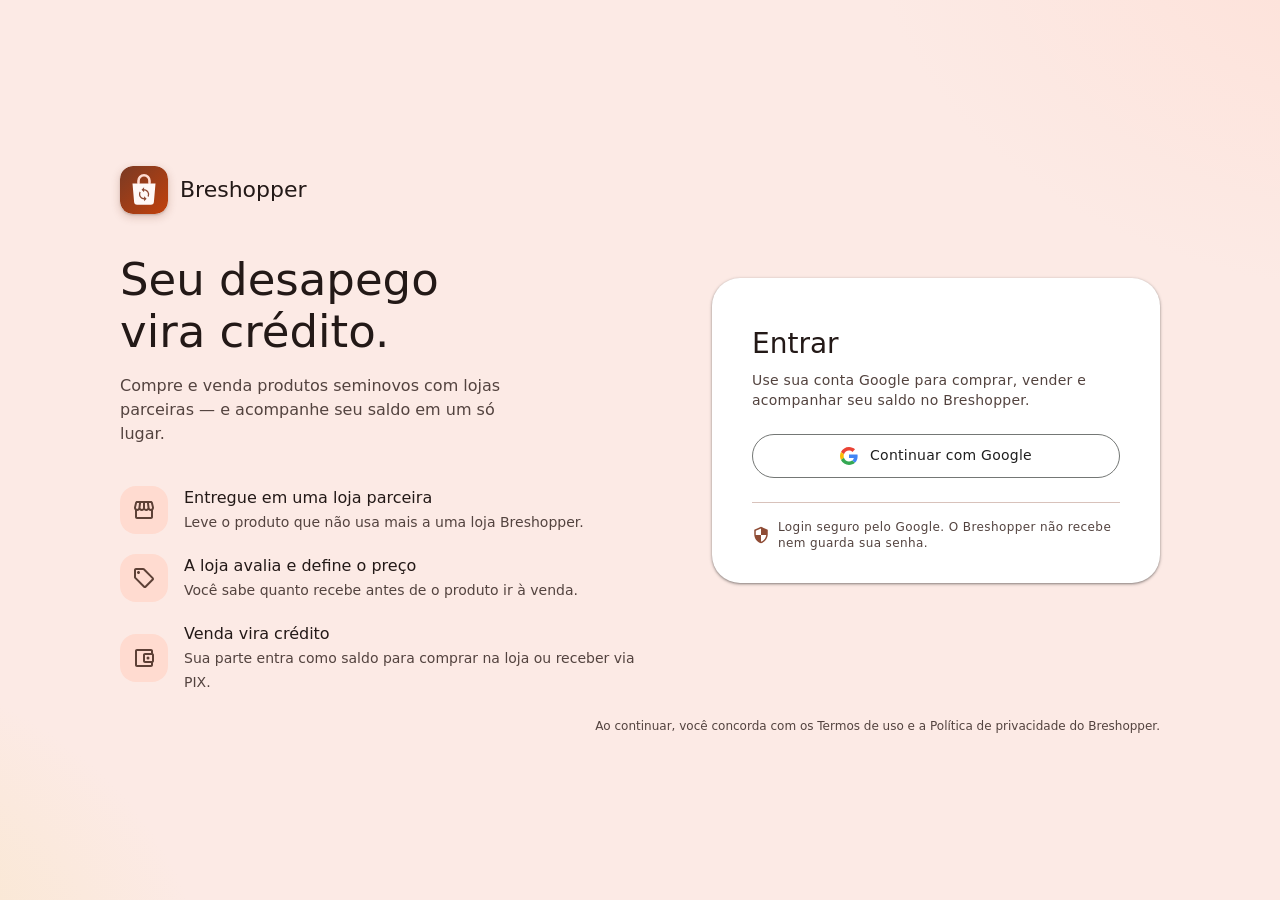
<file: frontend/index.html>
<!doctype html>
<html lang="pt-BR">
<head>
  <meta charset="UTF-8">
  <meta name="viewport" content="width=device-width, initial-scale=1.0, viewport-fit=cover">
  <meta name="theme-color" content="#fceae5" media="(prefers-color-scheme: light)">
  <meta name="theme-color" content="#1a110f" media="(prefers-color-scheme: dark)">
  <meta name="description" content="Breshopper — compre e venda produtos seminovos com lojas parceiras e transforme sua venda em crédito.">
  <meta name="application-name" content="Breshopper">
  <meta name="apple-mobile-web-app-title" content="Breshopper">
  <meta name="mobile-web-app-capable" content="yes">
  <link rel="manifest" href="./manifest.json">
  <link rel="icon" href="./icons/logo.svg" type="image/svg+xml">
  <link rel="icon" href="./icons/favicon-32.png" sizes="32x32" type="image/png">
  <link rel="apple-touch-icon" href="./icons/apple-touch-icon.png">
  <link rel="stylesheet" href="./css/global.css?v=15">
  <title>Breshopper</title>
</head>
<body>
  <div id="app"></div>
  <noscript>O Breshopper precisa de JavaScript habilitado para funcionar.</noscript>
  <script type="module" src="./js/main.js?v=15"></script>
</body>
</html>
</file>
<file: frontend/css/global.css>
/* Breshopper — Material Design 3
   Cores geradas com @material/material-color-utilities (SchemeTonalSpot) a partir da cor-semente #c2410c (terracota).
   Use sempre os tokens --md-sys-*; não adicione cores literais nos componentes. */
:root {
  --md-sys-color-primary: #8f4c35;
  --md-sys-color-on-primary: #ffffff;
  --md-sys-color-primary-container: #ffdbd0;
  --md-sys-color-on-primary-container: #723520;
  --md-sys-color-secondary: #77574d;
  --md-sys-color-on-secondary: #ffffff;
  --md-sys-color-secondary-container: #ffdbd0;
  --md-sys-color-on-secondary-container: #5d4036;
  --md-sys-color-tertiary: #6a5e2f;
  --md-sys-color-on-tertiary: #ffffff;
  --md-sys-color-tertiary-container: #f4e2a7;
  --md-sys-color-on-tertiary-container: #51461a;
  --md-sys-color-error: #ba1a1a;
  --md-sys-color-on-error: #ffffff;
  --md-sys-color-error-container: #ffdad6;
  --md-sys-color-on-error-container: #93000a;
  --md-sys-color-surface: #fff8f6;
  --md-sys-color-on-surface: #231917;
  --md-sys-color-on-surface-variant: #53433f;
  --md-sys-color-surface-container-lowest: #ffffff;
  --md-sys-color-surface-container-low: #fff1ed;
  --md-sys-color-surface-container: #fceae5;
  --md-sys-color-surface-container-high: #f7e4df;
  --md-sys-color-surface-container-highest: #f1dfda;
  --md-sys-color-surface-dim: #e8d6d1;
  --md-sys-color-surface-bright: #fff8f6;
  --md-sys-color-outline: #85736e;
  --md-sys-color-outline-variant: #d8c2bb;
  --md-sys-color-inverse-surface: #392e2b;
  --md-sys-color-inverse-on-surface: #ffede8;
  --md-sys-color-inverse-primary: #ffb59d;
  --md-sys-color-scrim: #000000;
  --md-sys-color-shadow: #000000;
}

@media (prefers-color-scheme: dark) {
  :root {
    --md-sys-color-primary: #ffb59d;
    --md-sys-color-on-primary: #55200c;
    --md-sys-color-primary-container: #723520;
    --md-sys-color-on-primary-container: #ffdbd0;
    --md-sys-color-secondary: #e7bdb1;
    --md-sys-color-on-secondary: #442a21;
    --md-sys-color-secondary-container: #5d4036;
    --md-sys-color-on-secondary-container: #ffdbd0;
    --md-sys-color-tertiary: #d7c68d;
    --md-sys-color-on-tertiary: #3a3005;
    --md-sys-color-tertiary-container: #51461a;
    --md-sys-color-on-tertiary-container: #f4e2a7;
    --md-sys-color-error: #ffb4ab;
    --md-sys-color-on-error: #690005;
    --md-sys-color-error-container: #93000a;
    --md-sys-color-on-error-container: #ffdad6;
    --md-sys-color-surface: #1a110f;
    --md-sys-color-on-surface: #f1dfda;
    --md-sys-color-on-surface-variant: #d8c2bb;
    --md-sys-color-surface-container-lowest: #140c0a;
    --md-sys-color-surface-container-low: #231917;
    --md-sys-color-surface-container: #271d1b;
    --md-sys-color-surface-container-high: #322825;
    --md-sys-color-surface-container-highest: #3d322f;
    --md-sys-color-surface-dim: #1a110f;
    --md-sys-color-surface-bright: #423733;
    --md-sys-color-outline: #a08d87;
    --md-sys-color-outline-variant: #53433f;
    --md-sys-color-inverse-surface: #f1dfda;
    --md-sys-color-inverse-on-surface: #392e2b;
    --md-sys-color-inverse-primary: #8f4c35;
    --md-sys-color-scrim: #000000;
    --md-sys-color-shadow: #000000;
  }
}

:root {
  --font: Roboto, system-ui, -apple-system, BlinkMacSystemFont, "Segoe UI", sans-serif;
  --shape-xs: 4px;
  --shape-sm: 8px;
  --shape-md: 12px;
  --shape-lg: 16px;
  --shape-xl: 28px;
  --shape-full: 9999px;
  --elevation-1: 0 1px 2px rgba(0, 0, 0, .3), 0 1px 3px 1px rgba(0, 0, 0, .15);
  --elevation-2: 0 1px 2px rgba(0, 0, 0, .3), 0 2px 6px 2px rgba(0, 0, 0, .15);
  --state-hover: .08;
  --state-focus: .10;
  --state-pressed: .10;
  --ease-emphasized: cubic-bezier(.2, 0, 0, 1);
  --ease-decelerate: cubic-bezier(.05, .7, .1, 1);
  --duration-short: 150ms;
  --duration-medium: 300ms;
  --duration-long: 500ms;
  /* Botão do Google: cores das diretrizes de marca do Google */
  --gsi-surface: #ffffff;
  --gsi-outline: #747775;
  --gsi-on-surface: #1f1f1f;
  color-scheme: light;
}

@media (prefers-color-scheme: dark) {
  :root {
    --gsi-surface: #131314;
    --gsi-outline: #8e918f;
    --gsi-on-surface: #e3e3e3;
    color-scheme: dark;
  }
}

* { box-sizing: border-box; }

html { -webkit-text-size-adjust: 100%; }

body {
  margin: 0;
  min-height: 100vh;
  background: var(--md-sys-color-surface);
  color: var(--md-sys-color-on-surface);
  font-family: var(--font);
  font-size: 16px;
  line-height: 1.5;
}

button { font: inherit; color: inherit; cursor: pointer; border: 0; background: none; }
button:disabled { cursor: default; }
img { max-width: 100%; display: block; }
h1, h2, h3, p { margin: 0; overflow-wrap: anywhere; }

:focus-visible {
  outline: 3px solid var(--md-sys-color-secondary);
  outline-offset: 2px;
}

.sr-only {
  position: absolute; width: 1px; height: 1px; margin: -1px; padding: 0;
  overflow: hidden; clip: rect(0 0 0 0); white-space: nowrap; border: 0;
}

[hidden] { display: none !important; }

.icon { width: 24px; height: 24px; flex: none; fill: currentColor; }

/* ---------- Marca ---------- */
.brand { display: inline-flex; align-items: center; gap: 12px; }
.brand-mark { display: block; flex: none; border-radius: 27%; box-shadow: 0 1px 2px rgba(0, 0, 0, .14), 0 3px 8px rgba(122, 58, 36, .25); }
.brand-name { font-size: 22px; line-height: 28px; font-weight: 500; letter-spacing: 0; }

/* ---------- Abertura ---------- */
.splash {
  min-height: 100vh; min-height: 100dvh;
  display: flex; flex-direction: column; align-items: center; justify-content: center; gap: 12px;
  padding: 24px; text-align: center;
  background: var(--md-sys-color-surface-container);
}
.splash .brand-mark { animation: splash-pop var(--duration-long) var(--ease-decelerate) both; }
.splash-tagline { color: var(--md-sys-color-on-surface-variant); font-size: 14px; }
.splash-progress {
  width: 120px; height: 4px; margin-top: 24px; overflow: hidden;
  border-radius: var(--shape-full); background: var(--md-sys-color-secondary-container);
}
.splash-progress span {
  display: block; width: 40%; height: 100%; border-radius: inherit;
  background: var(--md-sys-color-primary);
  animation: progress-indeterminate 1.4s var(--ease-emphasized) infinite;
}
.splash-hint { min-height: 20px; color: var(--md-sys-color-on-surface-variant); font-size: 14px; }

/* ---------- Login ---------- */
.auth {
  min-height: 100vh; min-height: 100dvh;
  display: flex; flex-direction: column; align-items: center; justify-content: center; gap: 24px;
  padding: max(24px, env(safe-area-inset-top)) 16px max(24px, env(safe-area-inset-bottom));
  background:
    radial-gradient(56rem 40rem at 110% -10%, color-mix(in srgb, var(--md-sys-color-primary-container) 70%, transparent), transparent 60%),
    radial-gradient(48rem 36rem at -20% 110%, color-mix(in srgb, var(--md-sys-color-tertiary-container) 60%, transparent), transparent 60%),
    var(--md-sys-color-surface-container);
}
.auth-layout { width: min(100%, 448px); display: grid; grid-template-columns: minmax(0, 1fr); gap: 24px; }
.auth-hero { display: flex; flex-direction: column; align-items: center; text-align: center; }
.auth-headline { margin-top: 12px; color: var(--md-sys-color-on-surface-variant); font-size: 16px; line-height: 24px; font-weight: 400; }
.auth-hero .auth-headline br, .auth-hero .auth-lead, .auth-hero .auth-values { display: none; }

.auth-card {
  padding: 32px 24px 24px;
  border-radius: var(--shape-xl);
  background: var(--md-sys-color-surface-container-lowest);
  box-shadow: var(--elevation-1);
  animation: rise var(--duration-long) var(--ease-decelerate) both;
}
.auth-card h2 { font-size: 28px; line-height: 36px; font-weight: 400; }
.auth-card .supporting { margin: 8px 0 24px; color: var(--md-sys-color-on-surface-variant); font-size: 14px; line-height: 20px; letter-spacing: .25px; }

.banner {
  display: flex; align-items: flex-start; gap: 12px; margin-bottom: 20px; padding: 12px 16px;
  border-radius: var(--shape-md); font-size: 14px; line-height: 20px;
  animation: rise var(--duration-medium) var(--ease-decelerate) both;
}
.banner .icon { width: 20px; height: 20px; }
.banner-error { background: var(--md-sys-color-error-container); color: var(--md-sys-color-on-error-container); }
.banner-info { background: var(--md-sys-color-secondary-container); color: var(--md-sys-color-on-secondary-container); }

.google-slot { min-height: 44px; display: flex; justify-content: center; color-scheme: normal; transition: opacity var(--duration-short); }
.google-slot.is-busy { opacity: .38; pointer-events: none; }
.google-fallback {
  position: relative; width: 100%; max-width: 400px; min-height: 40px;
  display: inline-flex; align-items: center; justify-content: center; gap: 12px; padding: 0 16px;
  border: 1px solid var(--gsi-outline); border-radius: var(--shape-full);
  background: var(--gsi-surface); color: var(--gsi-on-surface);
  font-size: 14px; font-weight: 500; letter-spacing: .25px;
}
.google-fallback:disabled span { opacity: .6; }
.google-logo { width: 18px; height: 18px; flex: none; }

.auth-security {
  display: flex; align-items: center; gap: 8px; margin-top: 24px; padding-top: 16px;
  border-top: 1px solid var(--md-sys-color-outline-variant);
  color: var(--md-sys-color-on-surface-variant); font-size: 12px; line-height: 16px; letter-spacing: .4px;
}
.auth-security .icon { width: 18px; height: 18px; color: var(--md-sys-color-primary); }
.auth-terms { width: min(100%, 448px); color: var(--md-sys-color-on-surface-variant); font-size: 12px; line-height: 16px; text-align: center; }

.value-list { display: grid; gap: 20px; margin: 0; padding: 0; list-style: none; }
.value-list li { display: flex; align-items: center; gap: 16px; }
.value-icon {
  width: 48px; height: 48px; display: grid; place-items: center; flex: none;
  border-radius: var(--shape-lg);
  background: var(--md-sys-color-secondary-container); color: var(--md-sys-color-on-secondary-container);
}
.value-list strong { display: block; font-size: 16px; line-height: 24px; font-weight: 500; }
.value-list span span { color: var(--md-sys-color-on-surface-variant); font-size: 14px; line-height: 20px; }

/* ---------- Área logada ---------- */
.app-shell { width: min(100%, 720px); min-height: 100vh; margin: 0 auto; background: var(--md-sys-color-surface); }
.top-app-bar {
  position: sticky; top: 0; z-index: 5;
  display: flex; align-items: center; justify-content: space-between; gap: 12px;
  min-height: 64px; padding: max(8px, env(safe-area-inset-top)) 8px 8px 16px;
  background: var(--md-sys-color-surface);
}
.avatar-button { position: relative; width: 48px; height: 48px; display: grid; place-items: center; border-radius: var(--shape-full); }
.avatar {
  width: 36px; height: 36px; display: grid; place-items: center; overflow: hidden;
  border-radius: var(--shape-full);
  background: var(--md-sys-color-primary); color: var(--md-sys-color-on-primary);
  font-size: 16px; font-weight: 500;
}
.avatar img { width: 100%; height: 100%; object-fit: cover; }

.page { display: grid; grid-template-columns: minmax(0, 1fr); gap: 24px; padding: 8px 16px 32px; }
.greeting p { color: var(--md-sys-color-on-surface-variant); font-size: 14px; font-weight: 500; letter-spacing: .1px; }
.greeting h1 { margin-top: 4px; font-size: 28px; line-height: 36px; font-weight: 400; }

.balance-card {
  display: grid; gap: 4px; padding: 24px;
  border-radius: var(--shape-xl);
  background: var(--md-sys-color-primary-container); color: var(--md-sys-color-on-primary-container);
}
.balance-label { display: flex; align-items: center; gap: 8px; font-size: 14px; font-weight: 500; letter-spacing: .1px; }
.balance-label .icon { width: 20px; height: 20px; }
.balance-value { font-size: 45px; line-height: 52px; font-weight: 400; font-variant-numeric: tabular-nums; }
.balance-note { margin-top: 8px; font-size: 14px; line-height: 20px; opacity: .9; }

.section-title { margin: 0 4px 8px; color: var(--md-sys-color-primary); font-size: 14px; line-height: 20px; font-weight: 500; letter-spacing: .1px; }
.action-grid { display: grid; grid-template-columns: repeat(auto-fit, minmax(150px, 1fr)); gap: 8px; }
.action-card {
  display: grid; align-content: start; gap: 4px; min-height: 148px; padding: 16px;
  border-radius: var(--shape-lg); background: var(--md-sys-color-surface-container);
}
.action-icon {
  width: 40px; height: 40px; display: grid; place-items: center; margin-bottom: 8px;
  border-radius: var(--shape-full); background: var(--md-sys-color-secondary-container); color: var(--md-sys-color-on-secondary-container);
}
.action-icon .icon { width: 20px; height: 20px; }
.action-card strong { font-size: 16px; line-height: 24px; font-weight: 500; }
.action-card span { color: var(--md-sys-color-on-surface-variant); font-size: 14px; line-height: 20px; }
.chip {
  justify-self: start; display: inline-flex; align-items: center; min-height: 24px; margin-top: 8px; padding: 0 8px;
  border: 1px solid var(--md-sys-color-outline-variant); border-radius: var(--shape-sm);
  color: var(--md-sys-color-on-surface-variant); font-size: 12px; line-height: 16px; font-weight: 500; letter-spacing: .5px;
}
.chip-tonal { border-color: transparent; background: var(--md-sys-color-tertiary-container); color: var(--md-sys-color-on-tertiary-container); }

.list { display: grid; gap: 2px; }
.list-item {
  display: flex; align-items: center; gap: 16px; min-height: 72px; padding: 12px 16px;
  border-radius: var(--shape-xs); background: var(--md-sys-color-surface-container);
}
.list-item:first-child { border-top-left-radius: var(--shape-lg); border-top-right-radius: var(--shape-lg); }
.list-item:last-child { border-bottom-left-radius: var(--shape-lg); border-bottom-right-radius: var(--shape-lg); }
.list-icon {
  width: 40px; height: 40px; display: grid; place-items: center; flex: none;
  border-radius: var(--shape-md); background: var(--md-sys-color-tertiary-container); color: var(--md-sys-color-on-tertiary-container);
}
.list-text { min-width: 0; flex: 1; display: grid; }
.list-text strong { overflow: hidden; font-size: 16px; line-height: 24px; font-weight: 500; white-space: nowrap; text-overflow: ellipsis; }
.list-text span { color: var(--md-sys-color-on-surface-variant); font-size: 14px; line-height: 20px; }

/* ---------- Menu da conta ---------- */
.menu {
  position: fixed; z-index: 30; top: calc(64px + env(safe-area-inset-top)); right: max(8px, calc((100vw - 720px) / 2 + 8px));
  width: min(320px, calc(100vw - 16px)); padding: 16px 0 8px;
  border-radius: var(--shape-lg); background: var(--md-sys-color-surface-container-high);
  box-shadow: var(--elevation-2);
  animation: rise var(--duration-medium) var(--ease-decelerate) both;
}
.menu-header { display: flex; align-items: center; gap: 12px; padding: 0 16px 12px; border-bottom: 1px solid var(--md-sys-color-outline-variant); }
.menu-header .avatar { width: 40px; height: 40px; }
.menu-header strong { display: block; font-size: 16px; line-height: 24px; font-weight: 500; }
.menu-header span { color: var(--md-sys-color-on-surface-variant); font-size: 14px; line-height: 20px; overflow-wrap: anywhere; }
.menu-item { position: relative; width: 100%; min-height: 48px; display: flex; align-items: center; gap: 12px; padding: 0 16px; text-align: left; font-size: 14px; font-weight: 500; }

/* ---------- Snackbar ---------- */
.snackbar {
  position: fixed; left: 50%; bottom: max(16px, env(safe-area-inset-bottom)); z-index: 50;
  max-width: min(calc(100vw - 32px), 560px); padding: 14px 16px;
  border-radius: var(--shape-xs); background: var(--md-sys-color-inverse-surface); color: var(--md-sys-color-inverse-on-surface);
  box-shadow: var(--elevation-2); font-size: 14px; line-height: 20px;
  opacity: 0; transform: translate(-50%, 16px); pointer-events: none;
  transition: opacity var(--duration-short), transform var(--duration-medium) var(--ease-emphasized);
}
.snackbar.is-visible { opacity: 1; transform: translate(-50%, 0); }

/* ---------- Área da loja (operador) ---------- */
.store-heading { display: grid; min-width: 0; }
.store-overline { color: var(--md-sys-color-primary); font-size: 12px; line-height: 16px; font-weight: 500; letter-spacing: .5px; }
.store-shell .brand { min-width: 0; }
.store-page { padding-bottom: 112px; }

.kpi-grid { display: grid; grid-template-columns: repeat(3, minmax(0, 1fr)); gap: 8px; }
.kpi {
  display: grid; justify-items: start; gap: 2px; padding: 16px 12px 12px; text-align: left;
  border: 1px solid transparent; border-radius: var(--shape-lg); background: var(--md-sys-color-surface-container);
  transition: background var(--duration-short), border-color var(--duration-short);
}
.kpi-icon { color: var(--md-sys-color-primary); }
.kpi-icon .icon { width: 20px; height: 20px; }
.kpi strong { font-size: 32px; line-height: 40px; font-weight: 400; font-variant-numeric: tabular-nums; }
.kpi span:last-child { color: var(--md-sys-color-on-surface-variant); font-size: 12px; line-height: 16px; letter-spacing: .4px; }
.kpi.is-active { border-color: var(--md-sys-color-primary); background: var(--md-sys-color-primary-container); color: var(--md-sys-color-on-primary-container); }
.kpi.is-active span:last-child, .kpi.is-active .kpi-icon { color: inherit; }

.filter-chips { display: flex; flex-wrap: wrap; align-items: center; gap: 8px; }
.filter-chip {
  display: inline-flex; align-items: center; gap: 8px; min-height: 32px; padding: 0 16px;
  border: 1px solid var(--md-sys-color-outline-variant); border-radius: var(--shape-sm);
  color: var(--md-sys-color-on-surface-variant); font-size: 14px; line-height: 20px; font-weight: 500; letter-spacing: .1px;
}
.filter-chip.is-selected { padding-left: 8px; border-color: transparent; background: var(--md-sys-color-secondary-container); color: var(--md-sys-color-on-secondary-container); }
.filter-chip .icon { width: 18px; height: 18px; }
.chip-hint { color: var(--md-sys-color-on-surface-variant); font-size: 14px; }

.product-item { align-items: flex-start; }
.product-item .list-text { gap: 2px; }
.product-item { flex-wrap: wrap; }
.product-main { min-width: 0; flex: 1; display: flex; align-items: flex-start; gap: 16px; border-radius: var(--shape-md); }
.product-item.is-expandable { cursor: pointer; }
.product-item.is-expandable:hover { background: color-mix(in srgb, var(--md-sys-color-on-surface) 4%, var(--md-sys-color-surface-container)); }
.expand-icon { align-self: center; display: grid; color: var(--md-sys-color-on-surface-variant); transition: transform var(--duration-medium) var(--ease-emphasized); }
.product-item.is-expanded .expand-icon { transform: rotate(180deg); }
.product-details {
  flex-basis: 100%; margin-top: 4px; padding: 16px;
  border: 1px solid var(--md-sys-color-outline-variant); border-radius: var(--shape-lg);
  background: var(--md-sys-color-surface-container-lowest); cursor: auto;
  animation: rise var(--duration-medium) var(--ease-decelerate) both;
}
.sale-meta { display: grid; gap: 4px; margin: 12px 0 0; padding-top: 12px; border-top: 1px solid var(--md-sys-color-outline-variant); font-size: 14px; line-height: 20px; }
.sale-meta > div { display: flex; justify-content: space-between; gap: 12px; }
.sale-meta dt { color: var(--md-sys-color-on-surface-variant); }
.sale-meta dd { margin: 0; font-weight: 500; text-align: right; overflow-wrap: anywhere; }
.list-text .product-seller { display: inline-flex; align-items: center; gap: 4px; }
.product-seller .icon { width: 16px; height: 16px; }
.product-price { align-self: center; color: var(--md-sys-color-tertiary); font-size: 16px; font-weight: 500; font-variant-numeric: tabular-nums; white-space: nowrap; }
.product-item .tonal-button { align-self: center; }
.product-trailing { align-self: center; display: grid; justify-items: end; gap: 8px; }
.product-trailing .product-price { align-self: auto; }
.status-chip {
  display: inline-flex; align-items: center; min-height: 24px; padding: 0 8px;
  border-radius: var(--shape-sm); font-size: 12px; line-height: 16px; font-weight: 500; letter-spacing: .5px;
}
.list-text .status-chip { justify-self: start; margin-top: 4px; font-size: 12px; line-height: 16px; }
.list-text .status-tertiary { background: var(--md-sys-color-tertiary-container); color: var(--md-sys-color-on-tertiary-container); }
.list-text .status-primary { background: var(--md-sys-color-primary-container); color: var(--md-sys-color-on-primary-container); }
.list-text .status-secondary { background: var(--md-sys-color-secondary-container); color: var(--md-sys-color-on-secondary-container); }
.list-text .status-error { background: var(--md-sys-color-error-container); color: var(--md-sys-color-on-error-container); }

.empty-state {
  display: grid; justify-items: center; gap: 8px; padding: 48px 24px; text-align: center;
  border-radius: var(--shape-xl); background: var(--md-sys-color-surface-container-low);
  color: var(--md-sys-color-on-surface-variant); font-size: 14px; line-height: 20px;
}
.empty-state strong { color: var(--md-sys-color-on-surface); font-size: 16px; line-height: 24px; font-weight: 500; }
.empty-state .filled-button { margin-top: 16px; }
.empty-icon {
  width: 56px; height: 56px; display: grid; place-items: center; margin-bottom: 8px;
  border-radius: var(--shape-lg); background: var(--md-sys-color-secondary-container); color: var(--md-sys-color-on-secondary-container);
}
.spinner {
  width: 40px; height: 40px; border-radius: 50%;
  border: 4px solid var(--md-sys-color-secondary-container); border-top-color: var(--md-sys-color-primary);
  animation: spin 1s linear infinite;
}

.fab {
  position: fixed; z-index: 10; right: max(16px, calc((100vw - 720px) / 2 + 16px)); bottom: max(16px, env(safe-area-inset-bottom));
  display: inline-flex; align-items: center; gap: 12px; min-height: 56px; padding: 0 20px 0 16px;
  border-radius: var(--shape-lg); background: var(--md-sys-color-primary-container); color: var(--md-sys-color-on-primary-container);
  box-shadow: var(--elevation-2); font-size: 14px; font-weight: 500; letter-spacing: .1px;
}

/* ---------- Menu lateral (navigation drawer) — mobile first ---------- */
/* Base (celular e tablet): menu modal por cima da tela, aberto pelo ☰. */
.menu-button { margin-left: -8px; }
.drawer {
  position: fixed; z-index: 40; top: 0; bottom: 0; left: 0;
  width: min(320px, calc(100vw - 56px)); overflow-y: auto; overflow-x: hidden;
  display: flex; flex-direction: column; gap: 2px;
  padding: max(12px, env(safe-area-inset-top)) 12px max(16px, env(safe-area-inset-bottom));
  border-radius: 0 var(--shape-lg) var(--shape-lg) 0;
  background: var(--md-sys-color-surface-container-low); box-shadow: var(--elevation-2);
  transform: translateX(-105%); visibility: hidden;
  transition: transform var(--duration-medium) var(--ease-emphasized), visibility 0s linear var(--duration-medium);
}
.drawer-scrim {
  position: fixed; inset: 0; z-index: 39; background: var(--md-sys-color-scrim);
  opacity: 0; pointer-events: none; transition: opacity var(--duration-medium);
}
body.drawer-open .drawer { transform: none; visibility: visible; transition: transform var(--duration-medium) var(--ease-emphasized); }
body.drawer-open .drawer-scrim { opacity: .32; pointer-events: auto; }
body.drawer-open { overflow: hidden; }
.drawer-header { display: flex; align-items: center; gap: 12px; min-height: 56px; padding: 8px 16px 16px; }
.drawer-header .brand-mark { flex: none; }
.drawer-store { font-size: 16px; line-height: 24px; font-weight: 500; overflow-wrap: anywhere; }
.drawer-item {
  width: 100%; display: flex; align-items: center; gap: 12px; min-height: 56px; padding: 0 24px 0 16px;
  border-radius: var(--shape-full); color: var(--md-sys-color-on-surface-variant); text-align: left;
  text-decoration: none; font-size: 14px; line-height: 20px; font-weight: 500; letter-spacing: .1px;
}
.drawer-icon { display: grid; place-items: center; flex: none; }
.drawer-label { flex: 1; white-space: nowrap; overflow: hidden; text-overflow: ellipsis; }
.drawer-item.is-sub { padding-left: 32px; }
.drawer-item.is-active { background: var(--md-sys-color-secondary-container); color: var(--md-sys-color-on-secondary-container); }
.drawer-item:focus-visible { outline: 3px solid var(--md-sys-color-secondary); outline-offset: -3px; }
.drawer-divider { width: calc(100% - 32px); margin: 8px 16px; border: 0; border-top: 1px solid var(--md-sys-color-outline-variant); }
.drawer-badge {
  flex: none; padding: 2px 8px; border-radius: var(--shape-sm);
  background: var(--md-sys-color-tertiary-container); color: var(--md-sys-color-on-tertiary-container);
  font-size: 11px; line-height: 16px; font-weight: 500; letter-spacing: .5px;
}

/* Grupo recolhível (Financeiro) */
.drawer-group-toggle { cursor: pointer; }
.drawer-group.has-active > .drawer-group-toggle { color: var(--md-sys-color-on-surface); }
.drawer-chevron { display: grid; transition: transform var(--duration-medium) var(--ease-emphasized); }
.drawer-group.is-open .drawer-chevron { transform: rotate(180deg); }
.drawer-group-items { display: none; gap: 2px; }
.drawer-group.is-open .drawer-group-items { display: grid; animation: rise var(--duration-medium) var(--ease-decelerate) both; }

/* ---------- Layout responsivo da Área da loja ---------- */
/* Base: uma coluna (as colunas do Início só se separam no desktop). */
.dash-grid, .dash-col { display: grid; grid-template-columns: minmax(0, 1fr); gap: 24px; }

/* Tablet (≥ 600 px): mais respiro lateral. */
@media (min-width: 600px) {
  .store-shell .page { padding-inline: 24px; }
  .store-shell .top-app-bar { padding-inline: 16px 12px; }
}

/* Desktop (≥ 1024 px): menu fixo à esquerda, recolhível; conteúdo usa a largura disponível. */
@media (min-width: 1024px) {
  .drawer-scrim { display: none; }
  .drawer {
    transform: none; visibility: visible; width: 280px; border-radius: 0; box-shadow: none;
    border-right: 1px solid var(--md-sys-color-outline-variant);
    transition: width var(--duration-medium) var(--ease-emphasized), padding var(--duration-medium) var(--ease-emphasized);
  }
  body.drawer-open { overflow: auto; }
  .store-shell {
    width: auto; max-width: none; margin: 0 0 0 280px;
    transition: margin-left var(--duration-medium) var(--ease-emphasized);
  }
  .store-shell .top-app-bar { padding: 8px 24px; }
  .store-shell .top-app-bar .brand-mark { display: none; }
  .store-shell .page { max-width: 1120px; margin-inline: auto; padding: 8px 32px 48px; }
  .store-shell .form-page { max-width: 760px; }
  .store-shell .statement { max-width: 880px; }
  .store-shell .menu { right: 24px; }
  .store-shell .fab { right: 32px; bottom: 32px; }

  /* Menu recolhido: faixa só com ícones e rótulos curtos (navigation rail). */
  body.drawer-rail .drawer { width: 88px; padding-inline: 8px; }
  body.drawer-rail .store-shell { margin-left: 88px; }
  body.drawer-rail .drawer-header { justify-content: center; padding-inline: 0; }
  body.drawer-rail .drawer-header .store-heading,
  body.drawer-rail .drawer-badge,
  body.drawer-rail .drawer-group-toggle,
  body.drawer-rail .drawer-chevron { display: none; }
  body.drawer-rail .drawer-group-items { display: grid; animation: none; }
  body.drawer-rail .drawer-item {
    flex-direction: column; justify-content: center; gap: 4px; min-height: 64px; padding: 8px 0;
    border-radius: var(--shape-lg); text-align: center; font-size: 12px; line-height: 16px;
  }
  body.drawer-rail .drawer-item.is-sub { padding-left: 0; }
  body.drawer-rail .drawer-label { flex: none; max-width: 100%; }
  body.drawer-rail .drawer-divider { width: 100%; margin-inline: 0; }

  /* Início em duas colunas; produtos e clientes em grade. */
  .dash-grid { display: grid; grid-template-columns: minmax(0, 1.15fr) minmax(0, 1fr); gap: 24px; align-items: start; }
  .card-grid { display: grid; grid-template-columns: repeat(2, minmax(0, 1fr)); gap: 12px; align-items: start; }
  .card-grid > .list-item { border-radius: var(--shape-lg); }
}

@media (prefers-reduced-motion: reduce) {
  .drawer, .store-shell { transition: none; }
}

/* ---------- Clientes ---------- */
.search-field {
  display: flex; align-items: center; gap: 12px; min-height: 56px; padding: 0 16px;
  border-radius: var(--shape-full); background: var(--md-sys-color-surface-container-high); color: var(--md-sys-color-on-surface-variant);
}
.search-field input { flex: 1; min-width: 0; border: 0; outline: 0; background: transparent; color: var(--md-sys-color-on-surface); font: inherit; font-size: 16px; }
.search-field:focus-within { outline: 3px solid var(--md-sys-color-secondary); outline-offset: 2px; }
.client-item { align-items: flex-start; }
.client-item .list-text { gap: 2px; }
.client-item .product-seller { display: flex; min-width: 0; }
.truncate { min-width: 0; overflow: hidden; text-overflow: ellipsis; white-space: nowrap; }
.client-item .icon-button { align-self: center; color: var(--md-sys-color-on-surface-variant); }
.client-avatar {
  width: 40px; height: 40px; display: grid; place-items: center; flex: none;
  border-radius: var(--shape-full); background: var(--md-sys-color-primary-container); color: var(--md-sys-color-on-primary-container);
  font-size: 15px; font-weight: 500;
}
.list-text .client-stats { margin-top: 2px; font-size: 12px; line-height: 16px; letter-spacing: .4px; }
.input[readonly] { background: var(--md-sys-color-surface-container); color: var(--md-sys-color-on-surface-variant); }

.store-page { padding-top: 16px; }

/* ---------- Financeiro ---------- */
.finance-hero {
  display: grid; gap: 4px; padding: 24px;
  border-radius: var(--shape-xl); background: var(--md-sys-color-primary-container); color: var(--md-sys-color-on-primary-container);
}
.finance-count { font-size: 14px; line-height: 20px; opacity: .9; }
.finance-tiles { display: grid; grid-template-columns: repeat(2, minmax(0, 1fr)); gap: 8px; }
.finance-tile { display: grid; gap: 8px; padding: 16px; border-radius: var(--shape-lg); background: var(--md-sys-color-surface-container); }
.finance-tile span { display: inline-flex; align-items: center; gap: 6px; color: var(--md-sys-color-on-surface-variant); font-size: 12px; line-height: 16px; font-weight: 500; letter-spacing: .4px; }
.finance-tile .icon { width: 16px; height: 16px; }
.finance-tile strong { font-size: clamp(18px, 5.6vw, 22px); line-height: 28px; font-weight: 400; font-variant-numeric: tabular-nums; white-space: nowrap; }
.tile-store span .icon { color: var(--md-sys-color-primary); }
.tile-seller span .icon { color: var(--md-sys-color-tertiary); }
.money-stack { align-self: center; display: grid; justify-items: end; font-variant-numeric: tabular-nums; white-space: nowrap; }
.money-stack strong { font-size: 16px; font-weight: 500; }
.money-stack small { color: var(--md-sys-color-on-surface-variant); font-size: 12px; }
.statement-value { align-self: center; font-size: 16px; font-weight: 500; font-variant-numeric: tabular-nums; white-space: nowrap; }
.statement-value.is-credit { color: var(--md-sys-color-tertiary); }
.statement-value.is-debit { color: var(--md-sys-color-error); }
.balance-card[aria-busy="true"] .balance-value { opacity: .5; }

/* ---------- Início: a pagar aos vendedores ---------- */
.payable-card {
  display: flex; align-items: center; gap: 16px; padding: 16px;
  border-radius: var(--shape-lg); background: var(--md-sys-color-surface-container);
  color: inherit; text-decoration: none;
}
.payable-card.has-pending { background: var(--md-sys-color-tertiary-container); color: var(--md-sys-color-on-tertiary-container); }
.payable-icon {
  width: 40px; height: 40px; display: grid; place-items: center; flex: none;
  border-radius: var(--shape-full); background: var(--md-sys-color-surface-container-lowest); color: var(--md-sys-color-tertiary);
}
.payable-text { min-width: 0; flex: 1; display: grid; }
.payable-text > span { font-size: 14px; line-height: 20px; font-weight: 500; }
.payable-text strong { font-size: 24px; line-height: 32px; font-weight: 400; font-variant-numeric: tabular-nums; }
.payable-text small { font-size: 12px; line-height: 16px; opacity: .85; }
.payable-go { display: grid; opacity: .8; }

/* ---------- Despesas ---------- */
.finance-tile small { color: var(--md-sys-color-on-surface-variant); font-size: 12px; line-height: 16px; }
.tile-pending span .icon { color: var(--md-sys-color-tertiary); }
.payout-item { align-items: flex-start; }
.payout-item .list-text { gap: 2px; }
.list-icon.is-pending { background: var(--md-sys-color-tertiary-container); color: var(--md-sys-color-on-tertiary-container); }
.payout-item .list-icon:not(.is-pending) { background: var(--md-sys-color-secondary-container); color: var(--md-sys-color-on-secondary-container); }

/* ---------- Diálogo: forma de pagamento ---------- */
.choice-group { display: grid; gap: 8px; margin: 0; padding: 0; border: 0; }
.choice {
  display: flex; align-items: center; gap: 12px; padding: 12px 16px; cursor: pointer;
  border: 1px solid var(--md-sys-color-outline-variant); border-radius: var(--shape-lg);
  transition: border-color var(--duration-short), background var(--duration-short);
}
.choice input { width: 20px; height: 20px; margin: 0; flex: none; accent-color: var(--md-sys-color-primary); }
.choice-icon { display: grid; color: var(--md-sys-color-on-surface-variant); }
.choice-text { display: grid; min-width: 0; }
.choice-text strong { font-size: 16px; line-height: 24px; font-weight: 500; }
.choice-text span { color: var(--md-sys-color-on-surface-variant); font-size: 13px; line-height: 18px; }
.choice:has(input:checked) { border-color: var(--md-sys-color-primary); background: var(--md-sys-color-secondary-container); }
.choice:has(input:checked) .choice-icon { color: var(--md-sys-color-primary); }
.choice:has(input:focus-visible) { outline: 3px solid var(--md-sys-color-secondary); outline-offset: 2px; }
.choice-error { min-height: 0; padding: 0 4px; color: var(--md-sys-color-error); }
.choice-error:empty { display: none; }

/* ---------- Cliente: a receber ---------- */
.balance-pending { display: inline-flex; align-items: center; gap: 6px; margin-top: 4px; font-size: 14px; line-height: 20px; }
.balance-pending .icon { width: 18px; height: 18px; }
.balance-pending strong { font-weight: 500; font-variant-numeric: tabular-nums; }

/* ---------- Extrato (Receitas e Despesas) ---------- */
.chip-scroll {
  flex-wrap: nowrap; overflow-x: auto; margin-inline: -16px; padding: 2px 16px;
  scrollbar-width: none; -webkit-overflow-scrolling: touch;
}
.chip-scroll::-webkit-scrollbar { display: none; }
.chip-scroll .filter-chip { flex: none; white-space: nowrap; }
.statement { display: grid; gap: 16px; }
.statement-day { display: grid; gap: 4px; }
.statement-day-header {
  position: sticky; top: calc(64px + env(safe-area-inset-top)); z-index: 3;
  display: flex; align-items: baseline; justify-content: space-between; gap: 12px;
  padding: 8px 4px; background: var(--md-sys-color-surface);
}
.statement-day-header h2 { color: var(--md-sys-color-on-surface); font-size: 14px; line-height: 20px; font-weight: 500; letter-spacing: .1px; }
.statement-day-total { display: inline-flex; flex-wrap: wrap; justify-content: flex-end; gap: 4px 12px; font-size: 14px; line-height: 20px; font-weight: 500; font-variant-numeric: tabular-nums; }
.amount-in { color: var(--md-sys-color-tertiary); }
.amount-out { color: var(--md-sys-color-on-surface); font-variant-numeric: tabular-nums; font-weight: 500; }
.amount-pending { color: var(--md-sys-color-on-surface-variant); font-weight: 400; }
.statement-item .amount-out { align-self: center; font-size: 16px; white-space: nowrap; }
.statement-note { margin-top: -8px; color: var(--md-sys-color-on-surface-variant); font-size: 12px; line-height: 16px; letter-spacing: .4px; }
.date-row { align-items: flex-start; }
.date-row .input { min-width: 0; }

/* ---------- Botões ---------- */
.filled-button, .tonal-button, .outlined-button, .text-button {
  display: inline-flex; align-items: center; justify-content: center; gap: 8px; min-height: 40px; padding: 0 24px;
  border-radius: var(--shape-full); font-size: 14px; line-height: 20px; font-weight: 500; letter-spacing: .1px; white-space: nowrap;
}
.filled-button { background: var(--md-sys-color-primary); color: var(--md-sys-color-on-primary); }
.tonal-button { padding: 0 16px; background: var(--md-sys-color-secondary-container); color: var(--md-sys-color-on-secondary-container); }
.outlined-button { padding: 0 16px; border: 1px solid var(--md-sys-color-outline); color: var(--md-sys-color-primary); }
.text-button { padding: 0 12px; color: var(--md-sys-color-primary); }
.filled-button .icon, .tonal-button .icon, .outlined-button .icon, .text-button .icon { width: 18px; height: 18px; }
.filled-button:disabled { background: color-mix(in srgb, var(--md-sys-color-on-surface) 12%, transparent); color: color-mix(in srgb, var(--md-sys-color-on-surface) 38%, transparent); }
.icon-button { width: 48px; height: 48px; display: grid; place-items: center; flex: none; border-radius: var(--shape-full); }

/* ---------- Formulários ---------- */
.subpage-header { display: flex; align-items: flex-start; gap: 4px; margin-left: -12px; }
.subpage-header h1 { margin-top: 6px; font-size: 28px; line-height: 36px; font-weight: 400; }
.subpage-header p { margin-top: 4px; color: var(--md-sys-color-on-surface-variant); font-size: 14px; line-height: 20px; }
.form-card { display: grid; gap: 12px; padding: 24px 16px; border-radius: var(--shape-xl); background: var(--md-sys-color-surface-container-low); }
.form-section { margin-top: 8px; color: var(--md-sys-color-primary); font-size: 14px; line-height: 20px; font-weight: 500; letter-spacing: .1px; }
.form-section:first-child { margin-top: 0; }
.field { display: grid; gap: 4px; min-width: 0; flex: 1; }
.field-label, .field-label-static { color: var(--md-sys-color-on-surface-variant); font-size: 12px; line-height: 16px; font-weight: 500; letter-spacing: .4px; }
.field-support { min-height: 16px; padding: 0 16px; color: var(--md-sys-color-on-surface-variant); font-size: 12px; line-height: 16px; letter-spacing: .4px; }
.input {
  width: 100%; min-height: 56px; padding: 16px; font: inherit; font-size: 16px;
  border: 1px solid var(--md-sys-color-outline); border-radius: var(--shape-xs);
  background: var(--md-sys-color-surface-container-lowest); color: var(--md-sys-color-on-surface);
}
textarea.input { min-height: 96px; resize: vertical; }
.input:hover { border-color: var(--md-sys-color-on-surface); }
.input:focus { outline: none; border-color: var(--md-sys-color-primary); box-shadow: inset 0 0 0 1px var(--md-sys-color-primary); }
.field.has-error .input { border-color: var(--md-sys-color-error); box-shadow: inset 0 0 0 1px var(--md-sys-color-error); }
.field.has-error .field-support, .field.has-error .field-label { color: var(--md-sys-color-error); }
.field-row { display: flex; align-items: flex-end; gap: 8px; }
.field-row > button { min-height: 56px; margin-bottom: 20px; border-radius: var(--shape-lg); }
.chip-field { display: grid; gap: 8px; margin: 0 0 12px; padding: 0; border: 0; }
.money-input { position: relative; }
.money-input span { position: absolute; left: 16px; top: 50%; transform: translateY(-50%); color: var(--md-sys-color-on-surface-variant); pointer-events: none; }
.money-input .input { padding-left: 48px; font-variant-numeric: tabular-nums; }
.form-actions { display: flex; flex-wrap: wrap; justify-content: flex-end; gap: 8px; margin-top: 8px; }
.form-card .banner { margin-bottom: 0; }

.product-summary { display: flex; align-items: flex-start; gap: 16px; padding: 16px; border-radius: var(--shape-lg); background: var(--md-sys-color-surface-container); }
.product-summary .list-text { gap: 2px; }

.split-preview { padding: 16px; border: 1px solid var(--md-sys-color-outline-variant); border-radius: var(--shape-lg); background: var(--md-sys-color-surface-container-lowest); }
.split-empty { color: var(--md-sys-color-on-surface-variant); font-size: 14px; line-height: 20px; }
.split-bar { display: flex; height: 12px; overflow: hidden; border-radius: var(--shape-full); background: var(--md-sys-color-primary); }
.split-bar span { height: 100%; border-right: 2px solid var(--md-sys-color-surface-container-lowest); background: var(--md-sys-color-tertiary); transition: width var(--duration-medium) var(--ease-emphasized); }
.split-values { display: grid; gap: 8px; margin: 16px 0 0; }
.split-values > div { display: flex; align-items: center; justify-content: space-between; gap: 12px; }
.split-values dt { display: inline-flex; align-items: center; gap: 8px; color: var(--md-sys-color-on-surface-variant); font-size: 14px; }
.split-values dd { display: inline-flex; align-items: baseline; gap: 8px; margin: 0; font-variant-numeric: tabular-nums; }
.split-values strong { font-size: 16px; font-weight: 500; }
.split-values small { min-width: 4ch; color: var(--md-sys-color-on-surface-variant); font-size: 12px; text-align: right; }
.split-total { padding-top: 8px; border-top: 1px solid var(--md-sys-color-outline-variant); }
.split-total strong { font-size: 18px; }
.dot { width: 12px; height: 12px; flex: none; border-radius: 50%; }
.dot-client { background: var(--md-sys-color-tertiary); }
.dot-store { background: var(--md-sys-color-primary); }

/* ---------- Diálogo ---------- */
.dialog {
  width: min(560px, calc(100vw - 48px)); max-height: calc(100dvh - 48px); padding: 0; border: 0;
  border-radius: var(--shape-xl); background: var(--md-sys-color-surface-container-high); color: var(--md-sys-color-on-surface);
  box-shadow: var(--elevation-2);
}
.dialog[open] { animation: rise var(--duration-medium) var(--ease-decelerate) both; }
.dialog::backdrop { background: color-mix(in srgb, var(--md-sys-color-scrim) 32%, transparent); }
.dialog-form { display: grid; gap: 16px; padding: 24px; }
.dialog-title { font-size: 24px; line-height: 32px; font-weight: 400; }
.dialog-content { display: grid; gap: 8px; }
.dialog-text { color: var(--md-sys-color-on-surface-variant); font-size: 14px; line-height: 20px; letter-spacing: .25px; }
.dialog-text strong { color: var(--md-sys-color-on-surface); font-weight: 500; }
.dialog-actions { display: flex; justify-content: flex-end; gap: 8px; }

/* Mobile first: telas pequenas são a base; a partir de 421 px os blocos ganham respiro. */
.kpi { padding: 12px 10px 10px; }
.kpi strong { font-size: 28px; line-height: 36px; }
.field-row > button { padding: 0 12px; }
@media (min-width: 421px) {
  .kpi { padding: 16px 12px 12px; }
  .kpi strong { font-size: 32px; line-height: 40px; }
  .field-row > button { padding: 0 16px; }
}


/* ---------- Modal do cliente (vendas e compras) ---------- */
.client-item.is-clickable { cursor: pointer; }
.client-item.is-clickable:hover { background: color-mix(in srgb, var(--md-sys-color-on-surface) 4%, var(--md-sys-color-surface-container)); }
.client-main { align-items: flex-start; }
.client-summary { display: flex; align-items: center; gap: 12px; color: var(--md-sys-color-on-surface-variant); font-size: 14px; }
.client-summary .list-text { min-width: 0; }
.history { display: grid; gap: 8px; }
.history-header { display: flex; align-items: baseline; justify-content: space-between; gap: 12px; padding-top: 8px; border-top: 1px solid var(--md-sys-color-outline-variant); }
.history-header h3 { display: inline-flex; align-items: center; gap: 8px; margin: 0; color: var(--md-sys-color-primary); font-size: 14px; line-height: 20px; font-weight: 500; letter-spacing: .1px; }
.history-count { min-width: 20px; padding: 0 6px; border-radius: var(--shape-full); background: var(--md-sys-color-secondary-container); color: var(--md-sys-color-on-secondary-container); font-size: 12px; text-align: center; }
.history-total { display: grid; justify-items: end; font-size: 16px; font-weight: 500; font-variant-numeric: tabular-nums; }
.history-total small { color: var(--md-sys-color-on-surface-variant); font-size: 12px; font-weight: 400; }
.history-list { display: grid; gap: 2px; margin: 0; padding: 0; list-style: none; }
.history-row { display: flex; align-items: center; justify-content: space-between; gap: 12px; padding: 10px 12px; border-radius: var(--shape-sm); background: var(--md-sys-color-surface-container); }
.history-text { display: grid; gap: 2px; min-width: 0; }
.history-text strong { overflow: hidden; font-size: 15px; line-height: 20px; font-weight: 500; white-space: nowrap; text-overflow: ellipsis; }
.history-text > span { color: var(--md-sys-color-on-surface-variant); font-size: 12px; line-height: 16px; }
.history-text .status-chip { min-height: 20px; padding: 0 6px; font-size: 11px; }
.history-text .status-tertiary { background: var(--md-sys-color-tertiary-container); color: var(--md-sys-color-on-tertiary-container); }
.history-text .status-primary { background: var(--md-sys-color-primary-container); color: var(--md-sys-color-on-primary-container); }
.history-text .status-secondary { background: var(--md-sys-color-secondary-container); color: var(--md-sys-color-on-secondary-container); }
.history-text .status-error { background: var(--md-sys-color-error-container); color: var(--md-sys-color-on-error-container); }
.history-empty { color: var(--md-sys-color-on-surface-variant); font-size: 14px; }
/* Diálogos longos: o conteúdo rola e título/botões ficam visíveis. */
.dialog-form { max-height: calc(100dvh - 48px); grid-template-rows: auto minmax(0, 1fr) auto; }
.dialog-content { min-height: 0; overflow-y: auto; overscroll-behavior: contain; }

/* ---------- Camadas de estado (M3) ---------- */
/* :where() = especificidade zero, para não anular o position de componentes fixos (ex.: .fab). */
:where(.state-layer) { position: relative; }
.state-layer::after {
  content: ""; position: absolute; inset: 0; border-radius: inherit;
  background: currentColor; opacity: 0; pointer-events: none;
  transition: opacity var(--duration-short);
}
@media (hover: hover) { .state-layer:hover:not(:disabled)::after { opacity: var(--state-hover); } }
.state-layer:focus-visible::after { opacity: var(--state-focus); }
.state-layer:active:not(:disabled)::after { opacity: var(--state-pressed); }

/* ---------- Animações ---------- */
@keyframes rise { from { opacity: 0; transform: translateY(8px); } to { opacity: 1; transform: none; } }
@keyframes splash-pop { from { opacity: 0; transform: scale(.85); } to { opacity: 1; transform: none; } }
@keyframes spin { to { transform: rotate(360deg); } }
@keyframes progress-indeterminate { from { transform: translateX(-100%); } to { transform: translateX(260%); } }

/* ---------- Telas largas: duas colunas no login ---------- */
@media (min-width: 840px) {
  .auth-layout { width: min(100%, 1040px); grid-template-columns: minmax(0, 1fr) 448px; align-items: center; gap: 64px; }
  .auth-hero { align-items: flex-start; text-align: left; }
  .auth-headline { margin: 40px 0 16px; color: var(--md-sys-color-on-surface); font-size: 45px; line-height: 52px; }
  .auth-hero .auth-headline br { display: inline; }
  .auth-hero .auth-lead { display: block; max-width: 40ch; margin-bottom: 40px; color: var(--md-sys-color-on-surface-variant); font-size: 16px; line-height: 24px; }
  .auth-hero .auth-values { display: grid; }
  .auth-card { padding: 48px 40px 32px; }
  .auth-terms { width: min(100%, 1040px); text-align: right; }
}

@media (prefers-reduced-motion: reduce) {
  *, *::before, *::after { animation-duration: .01ms !important; animation-iteration-count: 1 !important; transition-duration: .01ms !important; }
}
</file>
